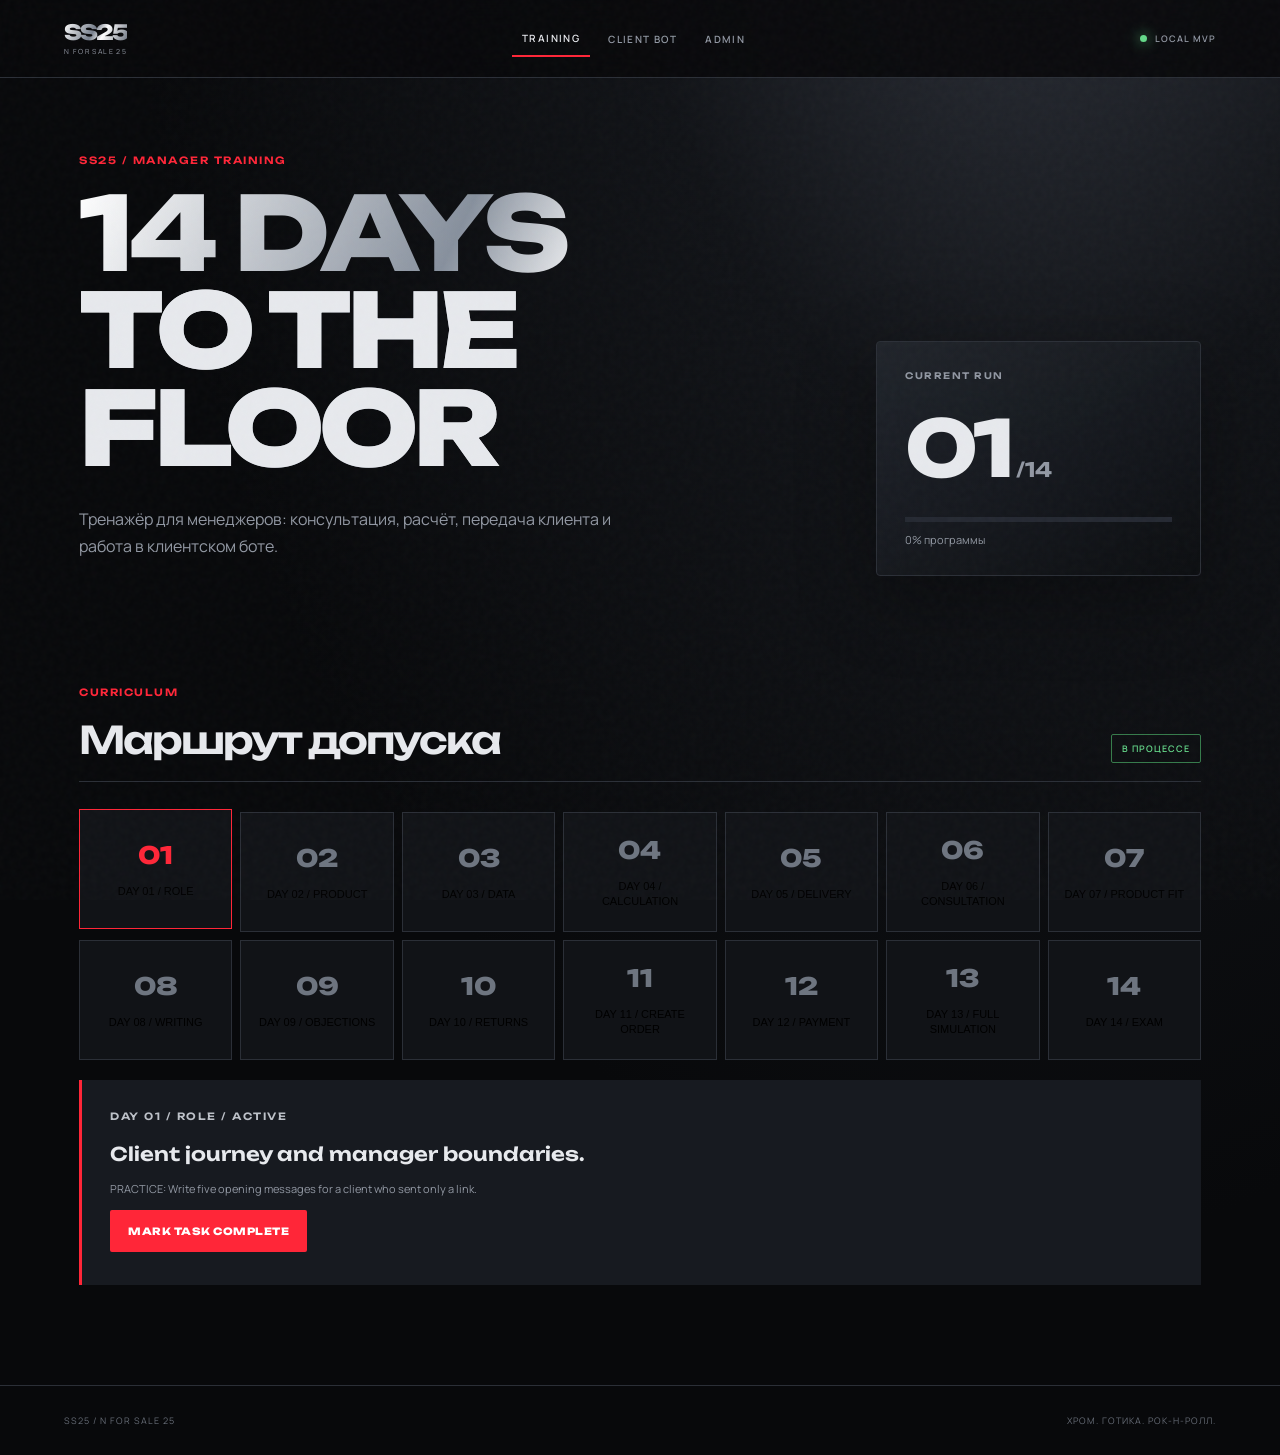
<file: index.html>
<!doctype html>
<html lang="ru">
<head>
  <meta charset="utf-8">
  <meta name="viewport" content="width=device-width, initial-scale=1">
  <meta name="theme-color" content="#08090b">
  <title>SS25 / Manager OS</title>
  <link rel="stylesheet" href="styles.css">
</head>
<body>
  <div class="grain" aria-hidden="true"></div>
  <header class="topbar">
    <a class="brand" href="#training" data-view="training"><span>SS25</span><small>N FOR SALE 25</small></a>
    <nav class="topnav" aria-label="Разделы">
      <button class="nav-btn active" data-view="training">TRAINING</button>
      <button class="nav-btn" data-view="client">CLIENT BOT</button>
      <button class="nav-btn" data-view="admin">ADMIN</button>
    </nav>
    <div class="top-status"><i></i><span id="systemStatus">LOCAL MVP</span></div>
  </header>

  <main>
    <section id="training" class="view active-view">
      <div class="hero-grid">
        <div>
          <p class="eyebrow">SS25 / MANAGER TRAINING</p>
          <h1>14 DAYS<br><em>TO THE FLOOR</em></h1>
          <p class="lede">Тренажёр для менеджеров: консультация, расчёт, передача клиента и работа в клиентском боте.</p>
        </div>
        <div class="progress-card">
          <div class="card-kicker">CURRENT RUN</div>
          <div class="big-number"><span id="trainingDayLabel">01</span><b>/14</b></div>
          <div class="progress-track"><span id="trainingProgress"></span></div>
          <p id="trainingProgressText">0% программы</p>
        </div>
      </div>
      <div class="section-head"><div><p class="eyebrow">CURRICULUM</p><h2>Маршрут допуска</h2></div><span class="chip" id="trainingState">В ПРОЦЕССЕ</span></div>
      <div class="day-grid" id="dayGrid"></div>
      <div class="lesson-panel" id="lessonPanel"></div>
    </section>

    <section id="client" class="view">
      <div class="section-head"><div><p class="eyebrow">CUSTOMER BOT / ORDER FLOW</p><h2>Создать заказ</h2></div><span class="chip red">SS25 ORDER</span></div>
      <div class="split-layout">
        <form class="panel form-panel" id="orderForm">
          <div class="form-title">ДАННЫЕ КЛИЕНТА</div>
          <label>Тип товара<select name="productType" required><option value="обувь">Обувь</option><option value="одежда">Одежда</option><option value="аксессуары">Аксессуары</option><option value="техника">Техника</option></select></label>
          <label>Модель<input name="model" placeholder="Например, Nike Dunk Low" required></label>
          <label>Ссылка на Poizon<input name="poizonUrl" type="url" placeholder="https://..." required></label>
          <div class="form-row"><label>Размер EUR<input name="eurSize" placeholder="42"></label><label>Количество<input name="quantity" type="number" min="1" value="1" required></label></div>
          <div class="form-row"><label>Город<input name="city" placeholder="Казань" required></label><label>Адрес<input name="address" placeholder="Улица, дом, квартира" required></label></div>
          <div class="form-row"><label>Товар, ¥<input name="productPrice" type="number" min="0" step="0.01" placeholder="1200" required></label><label>Доставка, ¥<input name="deliveryPrice" id="deliveryPrice" type="number" min="0" step="0.01" placeholder="100" required></label></div>
          <label>Тип доставки<select name="deliveryType" id="deliveryType"><option value="standard">Стандартная / 10%</option><option value="express">Быстрая / 15%</option></select></label>
          <button class="primary-btn" type="submit">РАССЧИТАТЬ И СОЗДАТЬ</button>
        </form>
        <div class="panel order-preview" id="orderPreview"><div class="empty-state"><span>+</span><p>Заполните карточку заказа.<br>Расчёт появится здесь.</p></div></div>
      </div>
      <div class="panel status-panel" id="orderStatusPanel" hidden></div>
    </section>

    <section id="admin" class="view">
      <div class="section-head"><div><p class="eyebrow">CONTROL ROOM</p><h2>Админ-панель</h2></div><span class="chip">ADMIN ACCESS</span></div>
      <div class="metric-grid" id="adminMetrics"></div>
      <div class="admin-grid">
        <div class="panel">
          <div class="panel-head"><div><div class="form-title">ТАРИФЫ И ПРАВИЛА</div><p class="muted">Изменения сразу используются в расчёте.</p></div></div>
          <form id="settingsForm" class="settings-form">
            <label>Курс ¥ → ₽<input name="rate" type="number" min="0" step="0.01"></label>
            <label>Стандартная комиссия, %<input name="standard" type="number" min="0" step="0.1"></label>
            <label>Быстрая комиссия, %<input name="express" type="number" min="0" step="0.1"></label>
            <label>Округление, ₽<input name="rounding" type="number" min="1" step="1"></label>
            <button class="secondary-btn" type="submit">СОХРАНИТЬ НАСТРОЙКИ</button>
          </form>
        </div>
        <div class="panel">
          <div class="panel-head"><div><div class="form-title">ЗАКАЗЫ</div><p class="muted">Поток клиентского бота</p></div><button class="text-btn" id="clearOrders">Очистить демо</button></div>
          <div id="ordersList" class="orders-list"></div>
        </div>
      </div>
      <div class="panel review-panel"><div class="panel-head"><div><div class="form-title">ПРОВЕРКА ОБУЧЕНИЯ</div><p class="muted">Все администраторы видят очередь. SLA: 24 часа.</p></div><span class="chip red" id="reviewCount">0 NEW</span></div><div id="reviewList" class="review-list"></div></div>
    </section>
  </main>
  <footer><span>SS25 / N FOR SALE 25</span><span>ХРОМ. ГОТИКА. РОК-Н-РОЛЛ.</span></footer>
  <script src="app.js"></script>
</body>
</html>
</file>
<file: styles.css>
@import url('https://fonts.googleapis.com/css2?family=Manrope:wght@400;600;700;800&family=Unbounded:wght@400;600;800&display=swap');
:root{--bg:#08090b;--panel:#111317;--panel2:#171a20;--line:#2b2f37;--text:#e7e9ed;--muted:#9298a3;--red:#ff2638;--red2:#b91423;--chrome:#d8dde5;--green:#65d98a;--radius:4px}
*{box-sizing:border-box}html{scroll-behavior:smooth}body{margin:0;background:radial-gradient(ellipse at 80% -15%,#30343d 0,#111317 28%,var(--bg) 62%);color:var(--text);font-family:Manrope,Arial,sans-serif;min-height:100vh}.grain{position:fixed;inset:0;opacity:.045;pointer-events:none;background-image:url("data:image/svg+xml,%3Csvg viewBox='0 0 160 160' xmlns='http://www.w3.org/2000/svg'%3E%3Cfilter id='n'%3E%3CfeTurbulence type='fractalNoise' baseFrequency='.9' numOctaves='2' stitchTiles='stitch'/%3E%3C/filter%3E%3Crect width='100%25' height='100%25' filter='url(%23n)' opacity='.6'/%3E%3C/svg%3E");z-index:10}.topbar{height:78px;border-bottom:1px solid var(--line);display:flex;align-items:center;justify-content:space-between;padding:0 5vw;position:sticky;top:0;background:rgba(8,9,11,.88);backdrop-filter:blur(16px);z-index:5}.brand{color:var(--text);text-decoration:none;display:flex;flex-direction:column;line-height:1}.brand span{font-family:Unbounded;font-weight:800;font-size:21px;letter-spacing:-2px;background:linear-gradient(120deg,#fff,#777f8c 46%,#fff 62%,#68707c);-webkit-background-clip:text;color:transparent}.brand small{font-size:7px;letter-spacing:1.4px;color:var(--muted);margin-top:5px}.topnav{display:flex;gap:8px}.nav-btn,.text-btn{background:none;border:0;color:var(--muted);font:600 10px Manrope;letter-spacing:1.4px;padding:10px;cursor:pointer}.nav-btn.active,.nav-btn:hover,.text-btn:hover{color:var(--text)}.nav-btn.active{border-bottom:2px solid var(--red)}.top-status{font:600 9px Manrope;letter-spacing:1px;color:var(--muted);display:flex;gap:8px;align-items:center}.top-status i{height:7px;width:7px;border-radius:50%;background:var(--green);box-shadow:0 0 14px var(--green)}main{max-width:1250px;margin:0 auto;padding:76px 5vw 100px}.view{display:none}.active-view{display:block;animation:rise .45s ease both}@keyframes rise{from{opacity:0;transform:translateY(12px)}to{opacity:1;transform:none}}.hero-grid{display:grid;grid-template-columns:1.4fr .6fr;gap:40px;align-items:end;margin-bottom:110px}.eyebrow,.card-kicker{font:600 10px Unbounded;letter-spacing:1.5px;color:var(--red);margin:0 0 18px}.hero-grid h1{font:800 clamp(42px,8vw,105px)/.95 Unbounded;margin:0;letter-spacing:-5px;background:linear-gradient(115deg,#fff 0,#87909d 45%,#fff 63%,#5b626d 85%);-webkit-background-clip:text;color:transparent}.hero-grid h1 em{font-style:normal;color:var(--text);background:none;-webkit-text-fill-color:initial}.lede{max-width:570px;color:var(--muted);font-size:16px;line-height:1.7;margin-top:30px}.progress-card,.panel{background:linear-gradient(145deg,rgba(33,37,44,.95),rgba(13,15,18,.96));border:1px solid var(--line);border-radius:var(--radius);box-shadow:0 22px 80px #0005}.progress-card{padding:28px}.card-kicker{color:var(--muted);font-size:9px}.big-number{font:800 78px Unbounded;letter-spacing:-5px}.big-number b{font-size:20px;letter-spacing:0;color:var(--muted);margin-left:6px}.progress-track{height:5px;background:#252932;margin:21px 0 10px;overflow:hidden}.progress-track span{height:100%;width:0;display:block;background:var(--red);transition:width .4s ease}.progress-card p{font-size:11px;color:var(--muted);margin:0}.section-head{display:flex;justify-content:space-between;align-items:end;margin-bottom:30px;border-bottom:1px solid var(--line);padding-bottom:18px}.section-head h2{font:600 clamp(22px,4vw,38px) Unbounded;margin:0;letter-spacing:-2px}.chip{font:600 9px Manrope;letter-spacing:1px;color:var(--green);border:1px solid #367b4b;padding:7px 10px;border-radius:2px}.chip.red{color:#ff8792;border-color:#8d2632}.day-grid{display:grid;grid-template-columns:repeat(7,1fr);gap:8px}.day-card{min-height:120px;padding:15px;background:var(--panel);border:1px solid var(--line);cursor:pointer;transition:.2s;position:relative}.day-card:hover,.day-card.selected{border-color:var(--red);transform:translateY(-3px)}.day-card.done{background:linear-gradient(140deg,#202b26,#111317)}.day-num{font:800 24px Unbounded;color:#6e7580}.day-card.selected .day-num,.day-card.done .day-num{color:var(--red)}.day-title{font-size:11px;line-height:1.35;margin-top:14px}.day-mark{position:absolute;right:10px;top:13px;color:var(--green);font-weight:800}.lesson-panel{margin-top:20px;min-height:205px;padding:28px;background:var(--panel2);border-left:3px solid var(--red)}.lesson-panel h3{font:600 19px Unbounded;margin:0 0 14px}.lesson-panel p{color:#bdc1c8;line-height:1.6;max-width:780px}.lesson-panel .lesson-meta{font-size:11px;color:var(--muted);margin:12px 0}.primary-btn,.secondary-btn{border:0;border-radius:2px;background:var(--red);color:#fff;padding:15px 18px;font:800 10px Unbounded;letter-spacing:.5px;cursor:pointer;transition:.2s}.primary-btn:hover,.secondary-btn:hover{background:#ff4857;transform:translateY(-1px)}.secondary-btn{background:var(--chrome);color:#101216}.split-layout{display:grid;grid-template-columns:1fr 1fr;gap:18px}.panel{padding:25px}.form-title{font:600 11px Unbounded;letter-spacing:1px}.form-panel{display:flex;flex-direction:column;gap:15px}.form-panel label,.settings-form label{display:flex;flex-direction:column;gap:7px;color:var(--muted);font-size:11px}.form-panel input,.form-panel select,.settings-form input{background:#0b0d10;border:1px solid var(--line);color:var(--text);padding:12px;border-radius:2px;font:13px Manrope;outline:none}.form-panel input:focus,.form-panel select:focus,.settings-form input:focus{border-color:var(--red)}.form-row{display:grid;grid-template-columns:1fr 1fr;gap:12px}.order-preview{min-height:520px}.empty-state{text-align:center;color:var(--muted);margin-top:155px}.empty-state span{font:300 70px Manrope;color:#515762}.empty-state p{line-height:1.7}.receipt{border:1px solid var(--line);padding:22px;background:#0d0f12}.receipt h3{font:600 16px Unbounded;margin:0 0 20px}.receipt-row{display:flex;justify-content:space-between;border-bottom:1px solid #252931;padding:10px 0;font-size:12px;gap:15px}.receipt-row span:first-child{color:var(--muted)}.receipt-total{margin-top:16px;font:800 23px Unbounded;color:var(--red)}.order-actions{display:flex;gap:8px;margin-top:22px}.status-panel{margin-top:18px}.timeline{display:flex;flex-wrap:wrap;gap:0;margin-top:20px}.timeline-step{flex:1;min-width:100px;padding:13px 10px;border-top:2px solid #3a3e46;color:#767d87;font-size:10px}.timeline-step.done{border-color:var(--green);color:var(--green)}.timeline-step.current{border-color:var(--red);color:#fff}.metric-grid{display:grid;grid-template-columns:repeat(4,1fr);gap:10px;margin-bottom:18px}.metric{padding:20px;background:var(--panel);border:1px solid var(--line)}.metric strong{display:block;font:600 27px Unbounded;color:var(--chrome);margin-top:10px}.metric span{font-size:9px;color:var(--muted);letter-spacing:1px}.admin-grid{display:grid;grid-template-columns:.8fr 1.2fr;gap:18px;margin-bottom:18px}.panel-head{display:flex;justify-content:space-between;align-items:start;border-bottom:1px solid var(--line);padding-bottom:15px;margin-bottom:17px}.muted{font-size:11px;color:var(--muted);line-height:1.5}.settings-form{display:grid;gap:13px}.orders-list,.review-list{display:grid;gap:8px;max-height:425px;overflow:auto}.order-row,.review-row{padding:14px;background:#0d0f12;border:1px solid #252931;display:flex;justify-content:space-between;align-items:center;gap:12px}.order-row strong,.review-row strong{font-size:12px}.order-row small,.review-row small{display:block;color:var(--muted);font-size:10px;margin-top:5px}.order-row select,.review-row select{background:#171a20;color:var(--text);border:1px solid var(--line);padding:7px;font-size:10px}.review-panel{margin-top:18px}.empty-list{color:var(--muted);font-size:12px;padding:18px 0}footer{border-top:1px solid var(--line);padding:28px 5vw;display:flex;justify-content:space-between;color:#666c76;font-size:9px;letter-spacing:1px}@media(max-width:800px){.topbar{padding:0 18px}.topnav{gap:0}.nav-btn{font-size:8px;padding:10px 5px}.top-status{display:none}main{padding:48px 18px 70px}.hero-grid,.split-layout,.admin-grid{grid-template-columns:1fr}.hero-grid{margin-bottom:70px}.progress-card{max-width:none}.day-grid{grid-template-columns:repeat(2,1fr)}.metric-grid{grid-template-columns:repeat(2,1fr)}.section-head{align-items:start;gap:15px}.section-head h2{font-size:23px}.section-head .chip{white-space:nowrap}footer{padding:24px 18px;display:block}footer span{display:block;margin:7px 0}}
.mini-body{background:radial-gradient(ellipse at 80% -15%,#30343d 0,#111317 28%,var(--bg) 62%)}.mini-shell{max-width:720px;margin:0 auto;padding:24px 18px 60px}.mini-header{display:flex;justify-content:space-between;align-items:flex-start;gap:20px;margin-bottom:24px}.mini-header h1{font:600 clamp(26px,7vw,44px) Unbounded;margin:0;letter-spacing:-2px}.mini-notice{padding:14px;border:1px solid #367b4b;background:#14251a;color:#a7f0bd;margin-bottom:16px;font-size:13px}.mini-notice.error{border-color:#8d2632;background:#2b1115;color:#ffb0b8}.mini-progress{padding:16px;background:var(--panel);border:1px solid var(--line);margin-bottom:14px}.mini-progress strong{font:600 24px Unbounded}.mini-progress span{display:block;height:6px;background:#252932;margin:12px 0 7px}.mini-progress i{display:block;height:100%;width:0;background:var(--red);transition:width .3s}.mini-progress small{color:var(--muted)}.mini-days{display:grid;grid-template-columns:repeat(2,1fr);gap:8px;margin-bottom:14px}.mini-day{display:grid;grid-template-columns:38px 1fr;gap:2px 10px;text-align:left;padding:12px;background:var(--panel);border:1px solid var(--line);color:var(--muted);cursor:pointer}.mini-day.unlocked{color:var(--text)}.mini-day.done{border-color:#367b4b;background:#14251a}.mini-day:disabled{cursor:not-allowed;opacity:.55}.mini-day b{grid-row:span 2;color:var(--red);font:600 18px Unbounded}.mini-day span{font-size:12px}.mini-day small{font-size:10px;color:var(--muted)}.mini-card{padding:22px;background:linear-gradient(145deg,rgba(33,37,44,.95),rgba(13,15,18,.96));border:1px solid var(--line);margin-bottom:14px}.mini-card h2{font:600 22px Unbounded;margin:0 0 12px}.mini-card textarea{width:100%;min-height:170px;resize:vertical;background:#0b0d10;border:1px solid var(--line);color:var(--text);padding:14px;font:14px Manrope;margin:18px 0 12px}.mini-form{display:grid;gap:13px}.mini-form label{display:flex;flex-direction:column;gap:7px;color:var(--muted);font-size:11px}.mini-form input,.mini-form select{background:#0b0d10;border:1px solid var(--line);color:var(--text);padding:12px;border-radius:2px;font:13px Manrope}.mini-order,.mini-review{padding:14px;background:#0d0f12;border:1px solid #252931;margin-top:8px}.mini-order span,.mini-order small,.mini-review small{display:block;margin-top:5px;color:var(--muted);font-size:11px}.mini-review p{white-space:pre-wrap;line-height:1.5;font-size:13px}.review-actions{display:flex;gap:8px;align-items:center;margin-top:10px}@media(max-width:520px){.mini-days{grid-template-columns:1fr}.mini-header h1{font-size:25px}}
</file>
